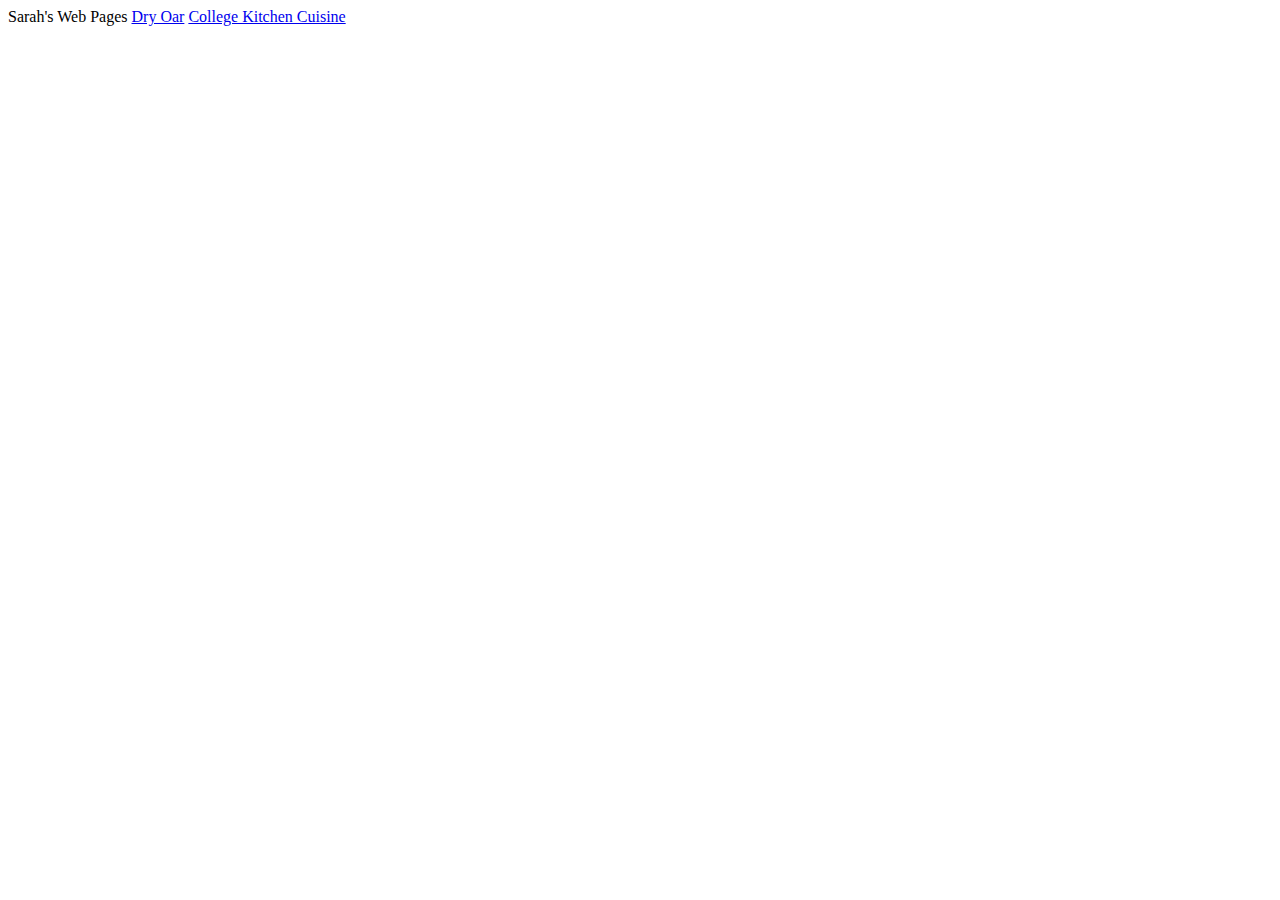
<file: index.html>
<!DOCTYPE html>
<html lang="en">
  <head>
    <meta charset="UTF-8" />
    <meta name="viewport" content="width=device-width, initial-scale=1.0" />
    <title>Sarah's index</title>
  </head>
  <body>
    Sarah's Web Pages
    <a href="./wdd130/wwr/index.html">Dry Oar</a>
    <a href="./wdd130/college-meals/index.html">College Kitchen Cuisine</a>
  </body>
</html>
</file>
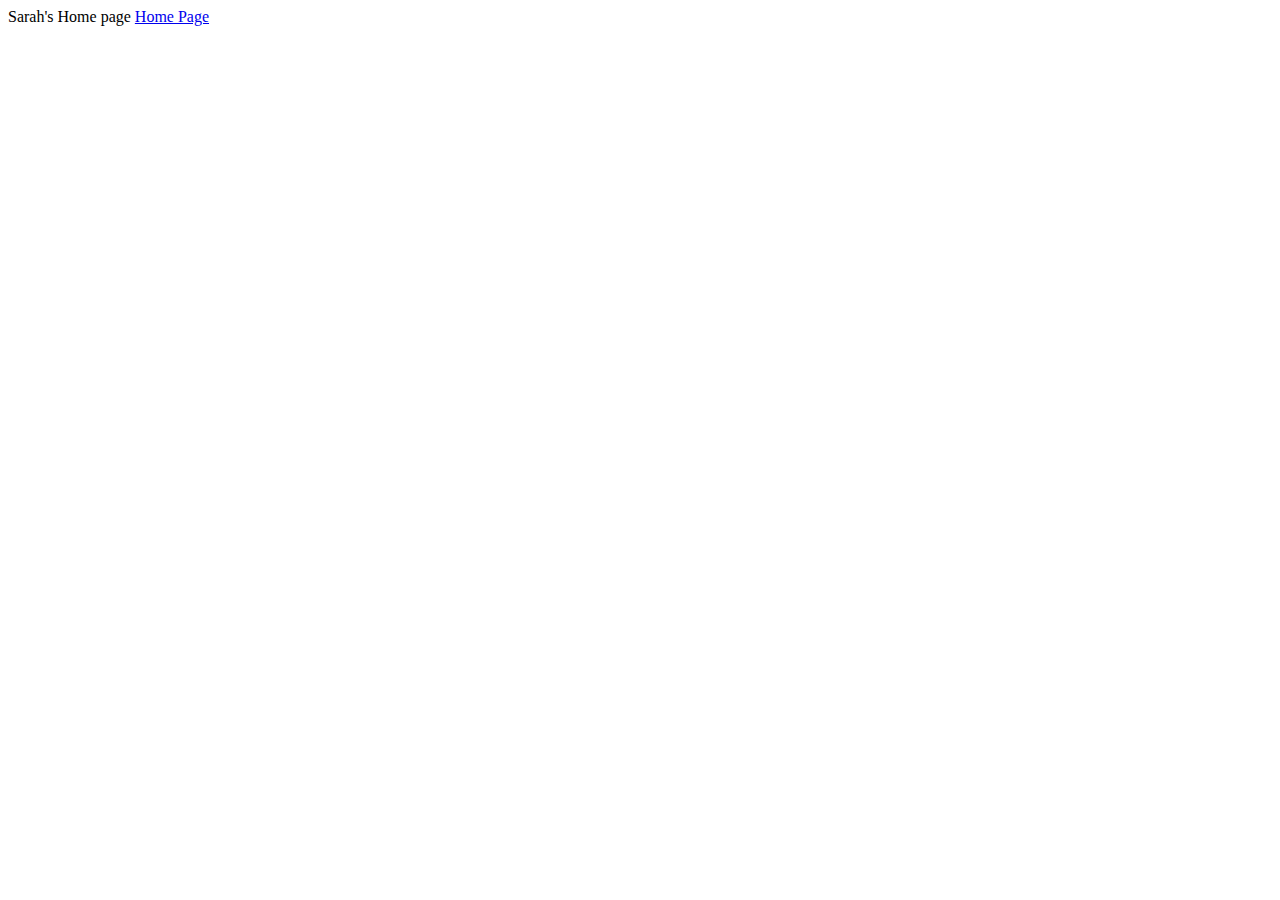
<file: wdd130/index.html>
<!DOCTYPE html>
<html lang="en">
<head>
    <meta charset="UTF-8">
    <meta name="viewport" content="width=device-width, initial-scale=1.0">
    <title>Sarah's index</title>
</head>
<body>
    Sarah's Home page
    <a href="./wwr/index.html">Home Page</a>
</body>
</html>
</file>
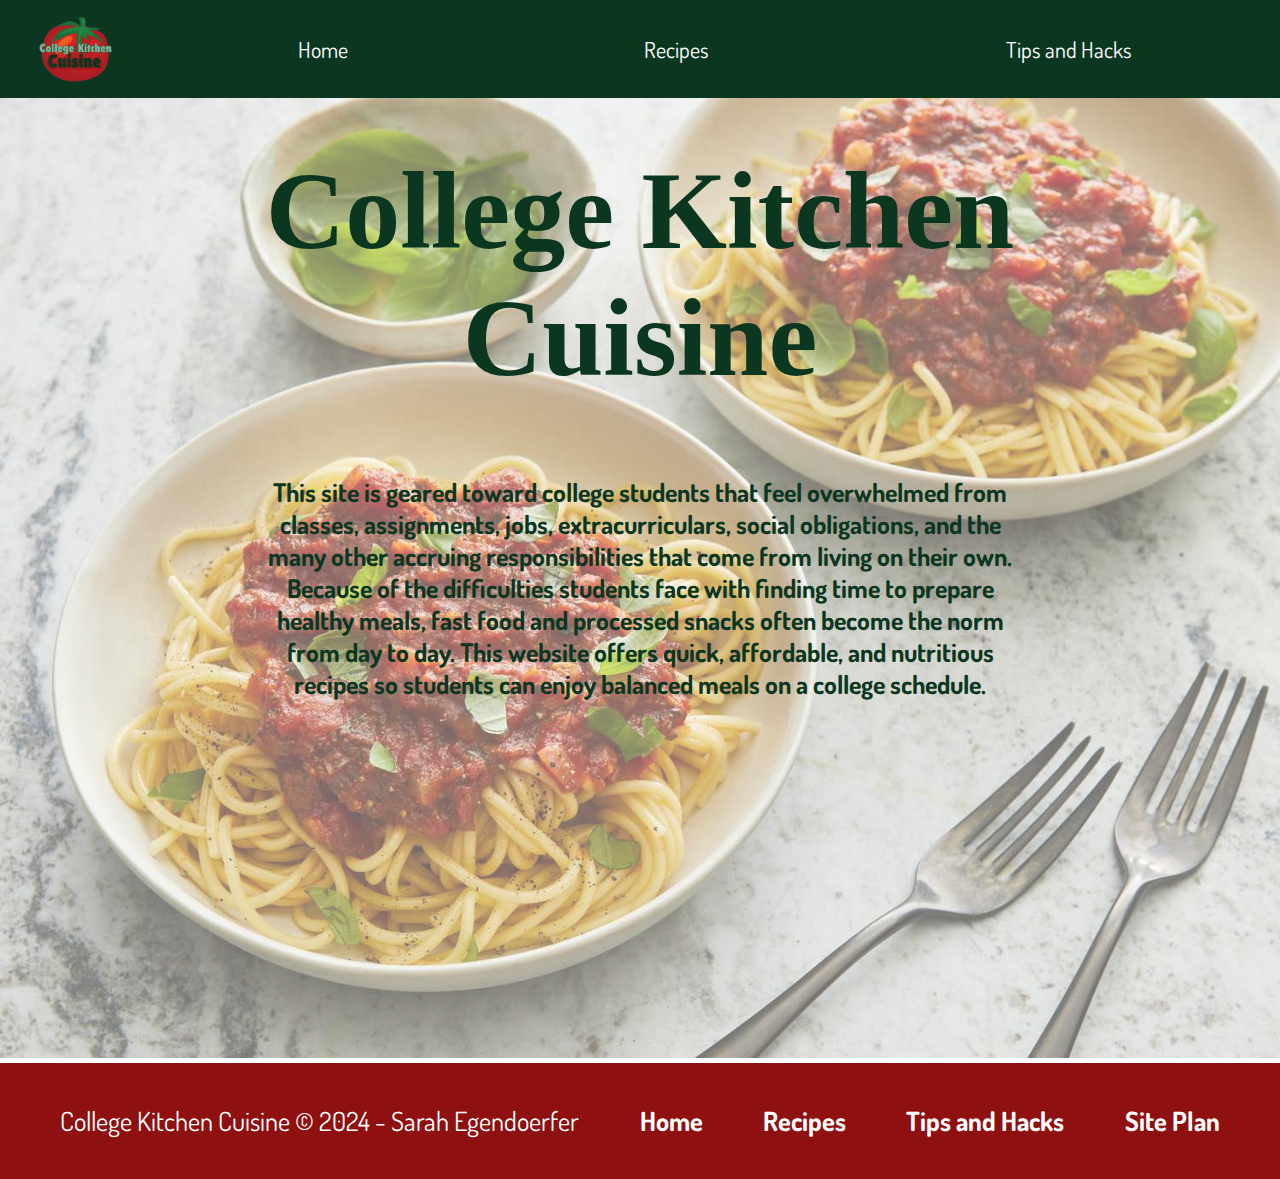
<file: wdd130/college-meals/index.html>
<!DOCTYPE html>
<html lang="en">
  <head>
    <meta charset="UTF-8" />
    <meta name="viewport" content="width=device-width, initial-scale=1.0" />
    <title>College Kitchen Cuisine | Home</title>
    <link rel="stylesheet" href="styles/style.css" />
  </head>
  <body>
    <div class="content">
      <header>
        <a href="index.html" id="logo_link">
          <img
            src="images/logo.png"
            alt="College Kitchen Cuisine Logo"
            class="logo"
          />
        </a>
        <nav>
          <a href="index.html">Home</a>
          <a href="recipes.html">Recipes</a>
          <a href="tips-and-hacks.html">Tips and Hacks</a>
        </nav>
      </header>
      <div id="hero">
        <div id="hero-box">
          <img
            id="hero-img"
            src="images/spaghetti.jpg"
            alt="Beautifully plated spaghetti"
          />
        </div>
        <section id="hero-msg">
          <h1 class="home-title">College Kitchen Cuisine</h1>
          <h3>
            This site is geared toward college students that feel overwhelmed
            from classes, assignments, jobs, extracurriculars, social
            obligations, and the many other accruing responsibilities that come
            from living on their own. Because of the difficulties students face
            with finding time to prepare healthy meals, fast food and processed
            snacks often become the norm from day to day. This website offers
            quick, affordable, and nutritious recipes so students can enjoy
            balanced meals on a college schedule.
          </h3>
        </section>
      </div>
      <footer>
        <p id="copyright">
          College Kitchen Cuisine &copy; 2024 - Sarah Egendoerfer
        </p>
        <p id="links"><a href="index.html">Home</a></p>
        <p id="links"><a href="recipes.html">Recipes</a></p>
        <p id="links"><a href="tips-and-hacks.html">Tips and Hacks</a></p>
        <p id="links"><a href="site-plan.html">Site Plan</a></p>
      </footer>
    </div>
  </body>
</html>
</file>
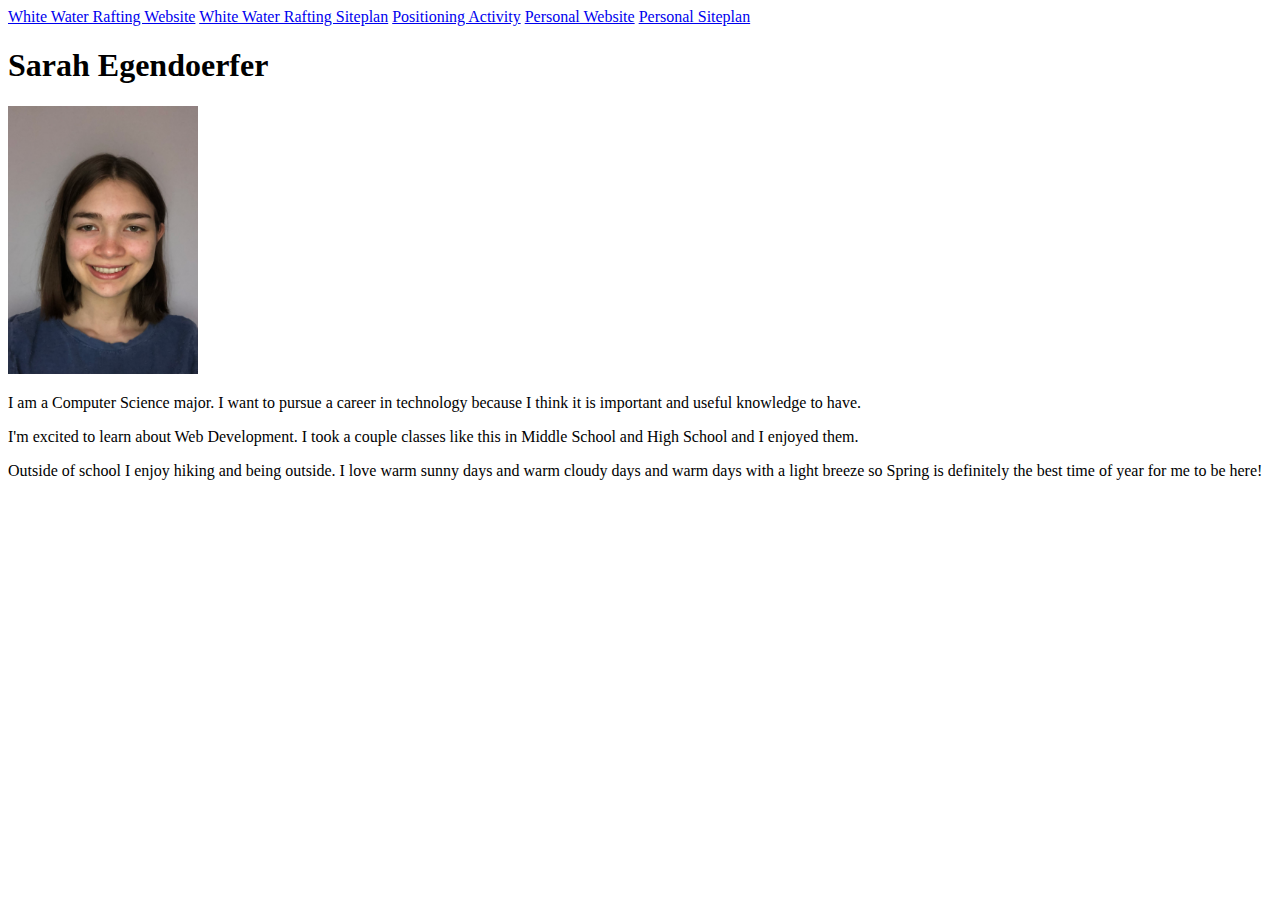
<file: wdd130/portal-web-page/index.html>
<!DOCTYPE html>
<html lang="en">
<head>
    <meta charset="UTF-8">
    <meta name="viewport" content="width=device-width, initial-scale=1.0">
    <title>WDD130 | Home</title>
</head>
<body>
    <nav>
        <a href="wwr/index.html">White Water Rafting Website</a>
        <a href="wwr/site-plan-rafting.html">White Water Rafting Siteplan</a>
        <a href="positioning.html">Positioning Activity</a>
        <a href="#">Personal Website</a>
        <a href="#">Personal Siteplan</a>
    </nav>
    <h1>Sarah Egendoerfer</h1>
    <main>
        <img style="width: 15%;" src="./IMG_0259.jpg" alt="Image of me">
        <p>I am a Computer Science major. I want to pursue a career in technology because I think it is important and useful knowledge to have.</p>
        <p>I'm excited to learn about Web Development. I took a couple classes like this in Middle School and High School and I enjoyed them.</p>
        <p>Outside of school I enjoy hiking and being outside. I love warm sunny days and warm cloudy days and warm days with a light breeze so Spring is definitely the best time of year for me to be here!</p>
    </main>
</body>
</html>
</file>
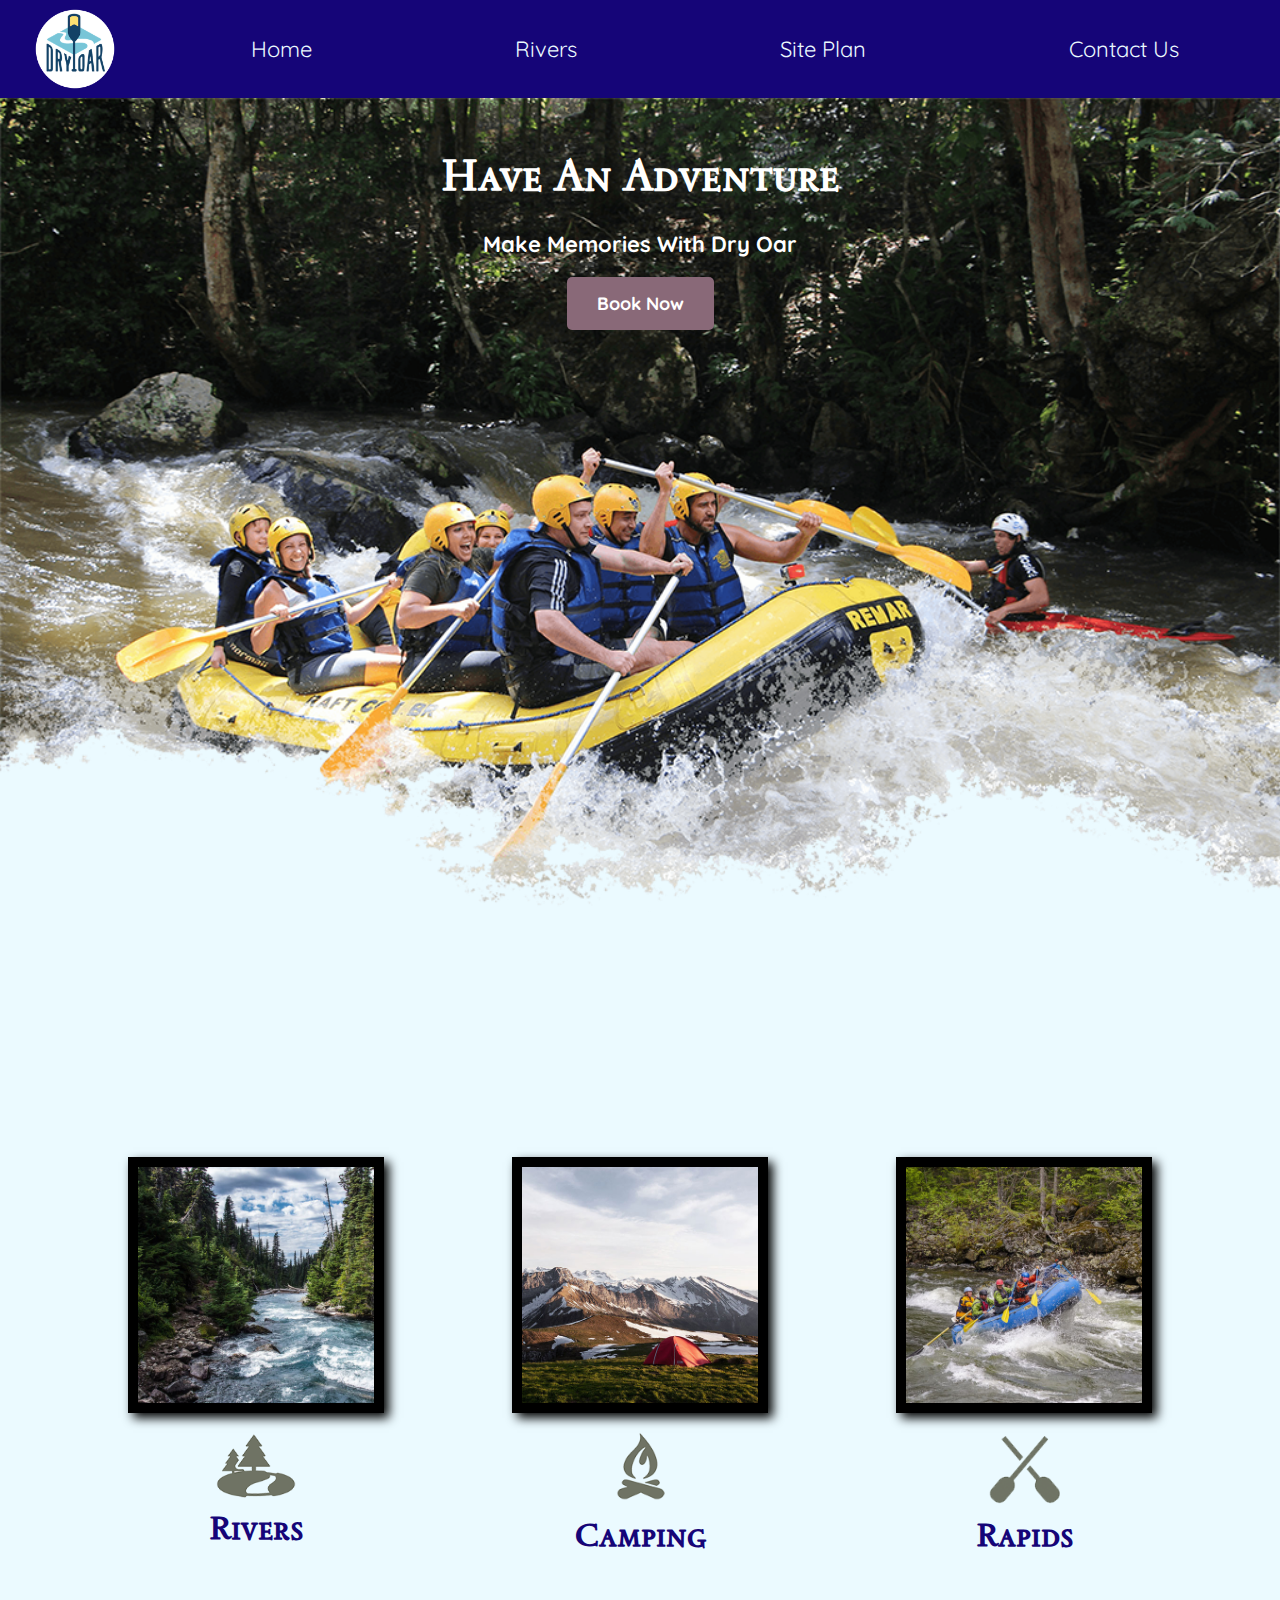
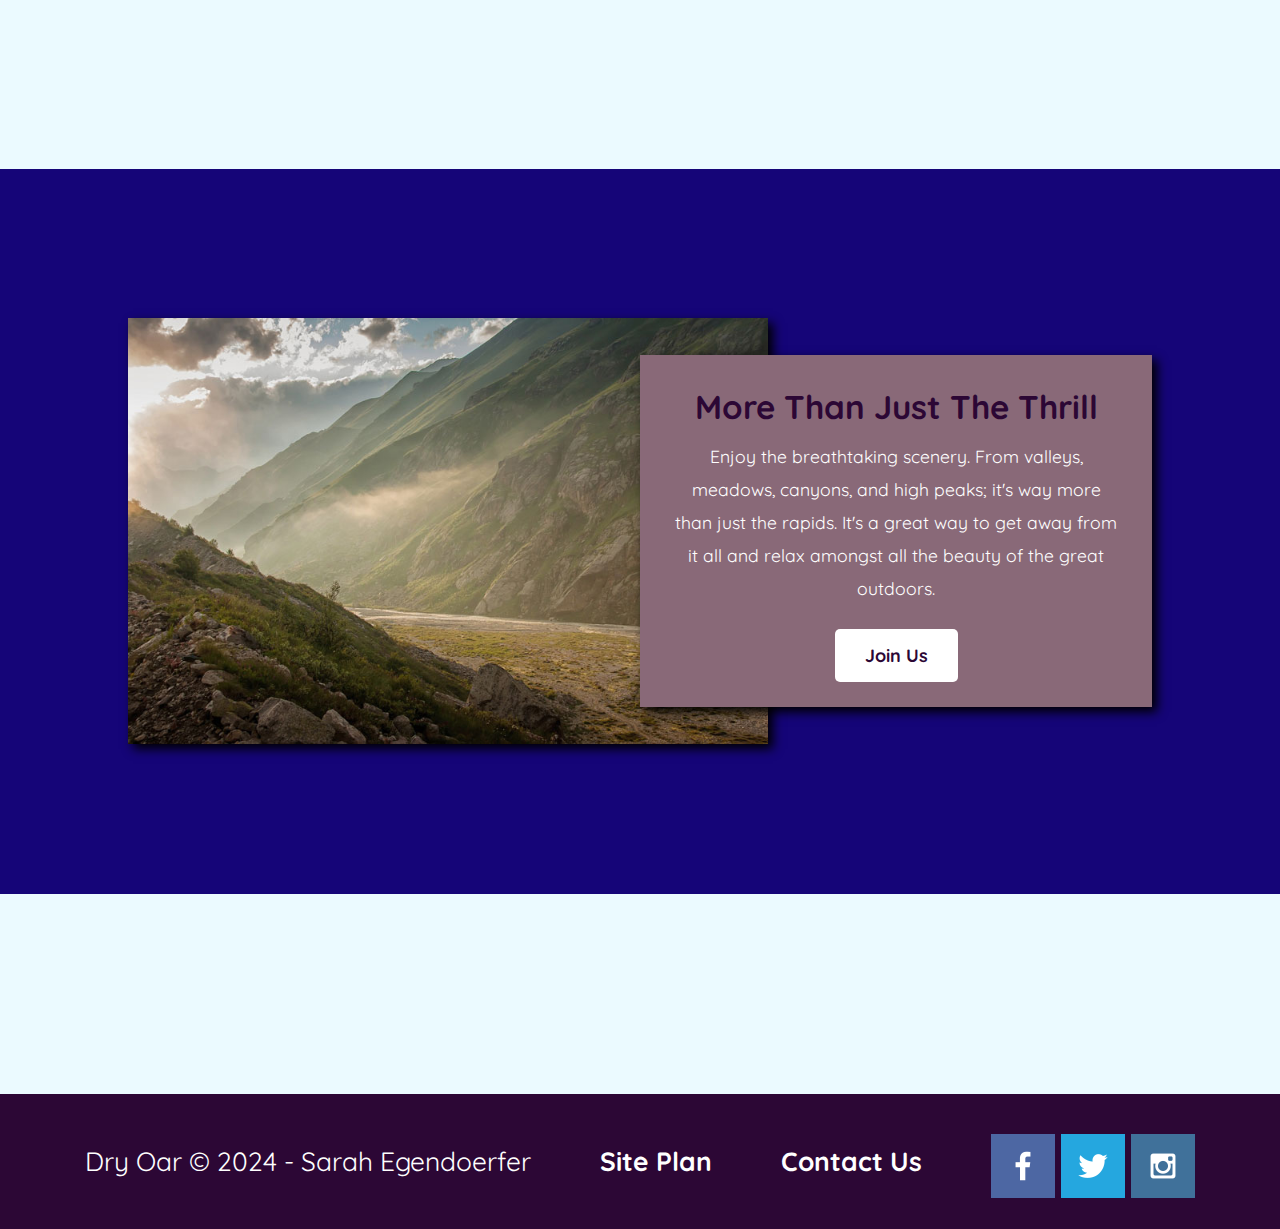
<file: wdd130/wwr/index.html>
<!DOCTYPE html>
<html lang="en">
  <head>
    <meta charset="UTF-8" />
    <meta name="viewport" content="width=device-width, initial-scale=1.0" />
    <title>Whitewater Rafting Vacations | Dry Oar Boating | Home</title>
    <link rel="stylesheet" href="styles/style.css" />
  </head>
  <body>
    <div id="content">
      <header>
        <a href="index.html" id="logo_link">
          <img src="images/logo.png" alt="Dry Oar Logo" class="logo" />
        </a>
        <nav>
          <a href="index.html">Home</a>
          <a href="rivers.html">Rivers</a>
          <a href="site-plan-rafting.html">Site Plan</a>
          <a href="contactus.html">Contact Us</a>
        </nav>
      </header>
      <div id="hero">
        <div id="hero-box">
          <img
            id="hero-img"
            src="images/hero.png"
            alt="People enjoying white water rafting"
          />
        </div>
        <section id="hero-msg">
          <h1 class="home-title">Have An Adventure</h1>
          <h4>Make Memories With Dry Oar</h4>
          <div class="button-box">
            <a class="book" href="rates.html">Book Now</a>
          </div>
        </section>
      </div>
      <main class="home-grid">
        <section class="rivers-card">
          <img class="card-img" src="images/rivers.jpg" alt="river in forest" />
          <img class="icon" src="images/river_icon.png" alt="river icon" />
          <h2>Rivers</h2>
        </section>
        <section class="camping-card">
          <!-- Sometimes the image element will be on a different line for each attribute, why? -->
          <img
            class="card-img"
            src="images/camping.jpg"
            alt="tent in mountains"
          />
          <img class="icon" src="images/fire_icon.png" alt="fire icon" />
          <h2>Camping</h2>
        </section>
        <section class="rapids-card">
          <img class="card-img" src="images/rapids.jpg" alt="rafting boat" />
          <img class="icon" src="images/oars.png" alt="oars icon" />
          <!-- The example does not have a forward slash at the end of the img comment -->
          <h2>Rapids</h2>
        </section>
        <div id="background"></div>
        <img
          class="mountains"
          src="images/mountains.jpg"
          alt="Misty mountains"
        />
        <section class="msg">
          <h2>More Than Just The Thrill</h2>
          <p>
            Enjoy the breathtaking scenery. From valleys, meadows, canyons, and
            high peaks; it's way more than just the rapids. It's a great way to
            get away from it all and relax amongst all the beauty of the great
            outdoors.
          </p>
          <!-- Sometimes the example will use "" and sometimes '' for the attributes -->
          <a class="join" href="rivers.html">Join Us</a>
        </section>
      </main>
      <footer>
        <p>Dry Oar &copy; 2024 - Sarah Egendoerfer</p>
        <p><a href="site-plan-rafting.html">Site Plan</a></p>
        <p><a href="contactus.html">Contact Us</a></p>
        <div class="social">
          <a href="https://facebook.com" target="_blank">
            <img src="images/facebook.png" alt="fb icon" />
          </a>
          <a href="https://twitter.com" target="_blank">
            <img src="images/twitter.png" alt="twitter icon" />
          </a>
          <a href="https://instagram.com" target="_blank">
            <img src="images/instagram.png" alt="instagram icon" />
          </a>
        </div>
      </footer>
    </div>
  </body>
</html>
</file>
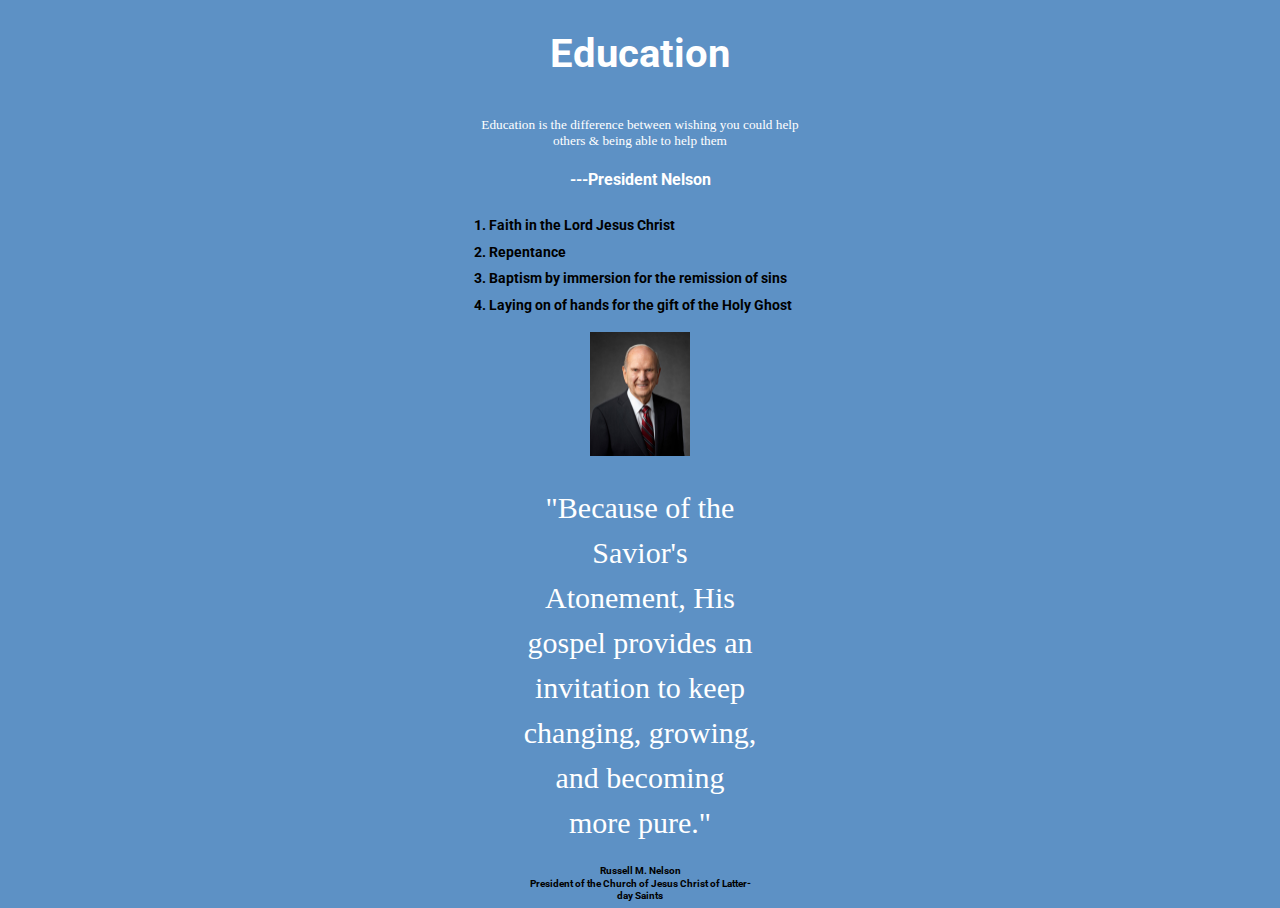
<file: wdd130/ice-challenge/w04/index.html>
<!DOCTYPE html>
<html lang="en">
  <head>
    <meta charset="UTF-8" />
    <meta name="viewport" content="width=device-width, initial-scale=1.0" />
    <title>Education</title>
    <link rel="stylesheet" href="ice.css" />
    <style>
      @import url("https://fonts.googleapis.com/css2?family=Roboto:ital,wght@0,100;0,300;0,400;0,500;0,700;0,900;1,100;1,300;1,400;1,500;1,700;1,900&display=swap");
    </style>
  </head>
  <body>
    <section class="roboto-bold">
      <h1>Education</h1>
    </section>
    <section>
      <h5>
        Education is the difference between wishing you could help others &
        being able to help them
      </h5>
    </section>
    <section class="roboto-bold">
      <h4>---President Nelson</h4>
    </section>
    <div class="roboto-bold" id="principles">
      <p>1. Faith in the Lord Jesus Christ</p>
      <p>2. Repentance</p>
      <p>3. Baptism by immersion for the remission of sins</p>
      <p>4. Laying on of hands for the gift of the Holy Ghost</p>
    </div>
    <div class="container">
      <img src="images/russell_nelson.jpeg" alt="President Russell M. Nelson" />
    </div>
    <section>
      <h2>
        "Because of the Savior's Atonement, His gospel provides an invitation to
        keep changing, growing, and becoming more pure."
      </h2>
    </section>
    <footer class="roboto-bold">
      <p>Russell M. Nelson</p>
      <p>President of the Church of Jesus Christ of Latter-</p>
      <p>day Saints</p>
    </footer>
  </body>
</html>
</file>
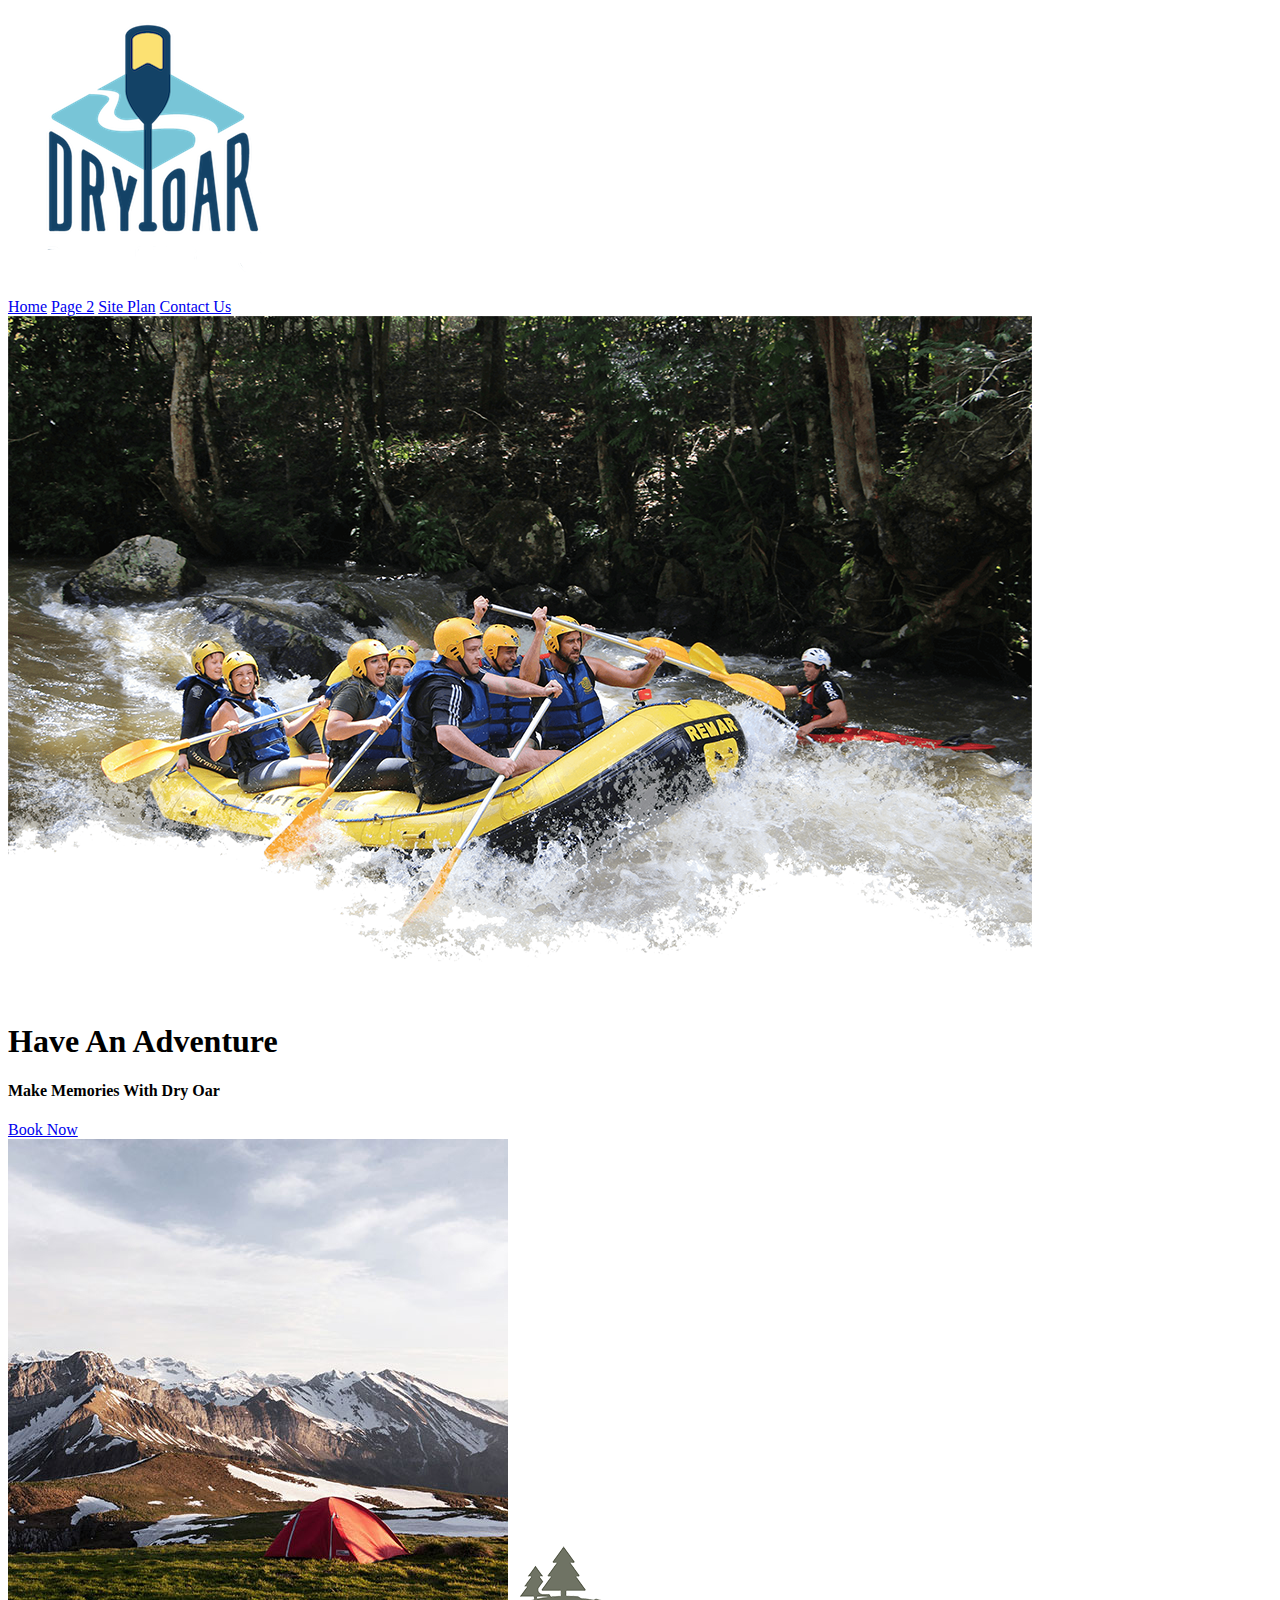
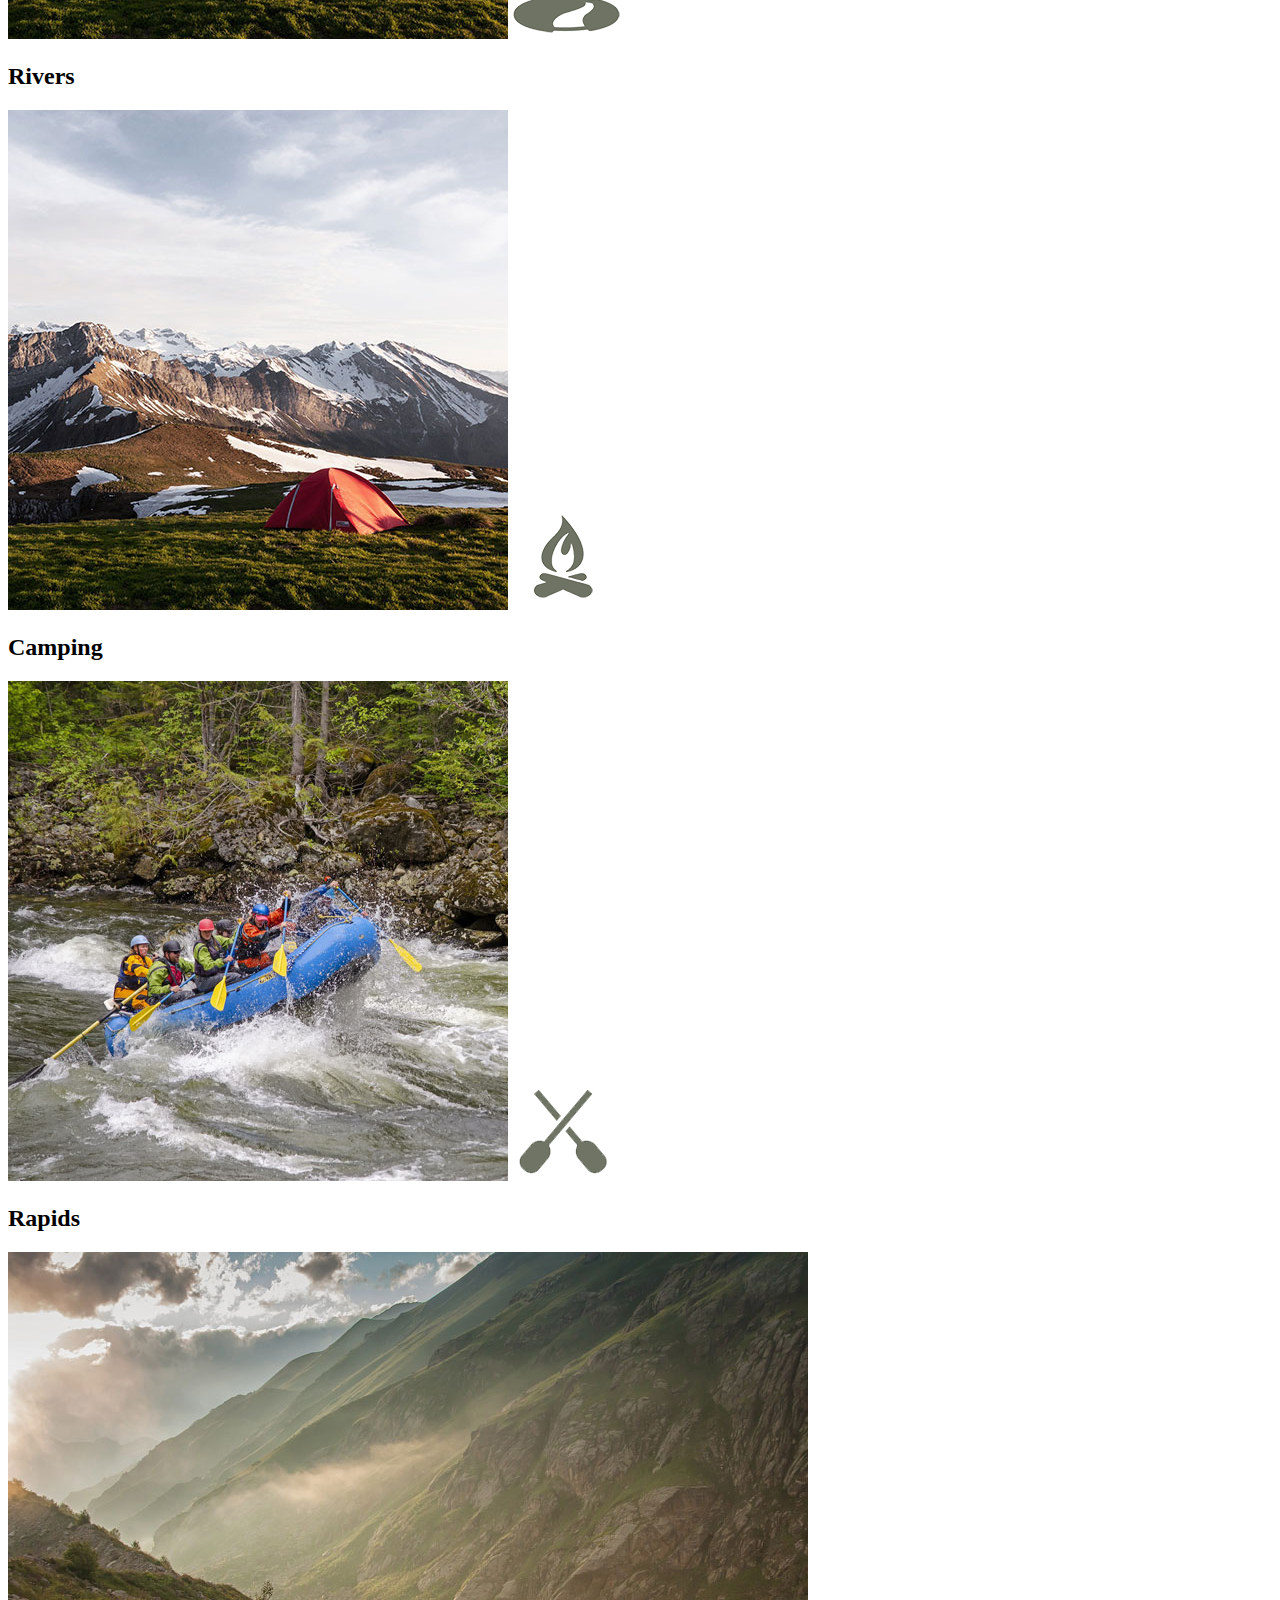
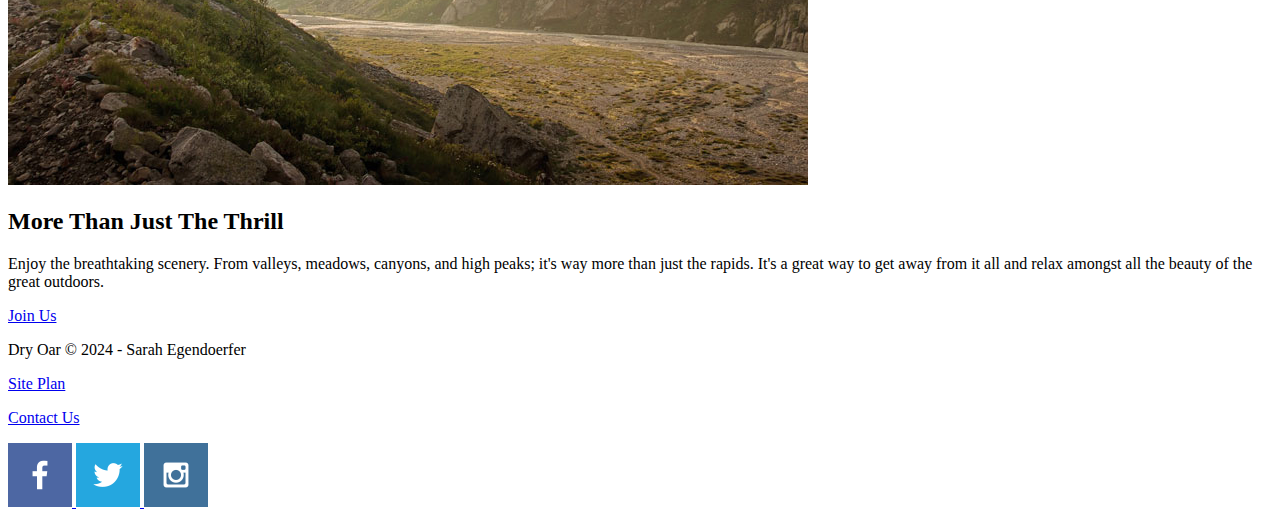
<file: wdd130/wwr/styles/index.html>
<!DOCTYPE html>
<html lang="en">
  <head>
    <meta charset="UTF-8">
    <meta name="viewport" content="width=device-width, initial-scale=1.0">
    <title>Whitewater Rafting Vacations | Dry Oar Boating | Home</title>
  </head>
  <body>
    <header>
      <a href="index.html" id="logo_link">
        <img src="images/logo.png" alt="Dry Oar Logo" class="logo">
      </a>
      <nav>
        <a href="index.html">Home</a>
        <a href="#">Page 2</a>
        <a href="site-plan-rafting.html">Site Plan</a>
        <a href="contactus.html">Contact Us</a>
      </nav>
    </header>
    <div id="hero">
      <div id="hero-box">
        <img id="hero-img" src="images/hero.png" alt="People enjoying white water rafting">
      </div>
      <section id="hero-msg">
        <h1 class="home-title">Have An Adventure</h1>
        <h4>Make Memories With Dry Oar</h4>
        <div class="button-box">
          <a class="book" href="contactus.html">Book Now</a>
        </div>
      </section>
    </div>
    <main class="home-grid">
      <section class="rivers-card">
        <img class="card-img" src="images/camping.jpg" alt="river in forest">
        <img class="icon" src="images/river_icon.png" alt="river icon">
        <h2>Rivers</h2>
      </section>
      <section class="camping-card">
        <!-- Sometimes the image element will be on a different line for each attribute, why? -->
        <img
          class="card-img"
          src="images/camping.jpg"
          alt="tent in mountains"
        />
        <img class="icon" src="images/fire_icon.png" alt="fire icon">
        <h2>Camping</h2>
      </section>
      <section class="rapids-card">
        <img class="card-img" src="images/rapids.jpg" alt="rafting boat">
        <img class="icon" src="images/oars.png" alt="oars icon">
        <!-- The example does not have a forward slash at the end of the img comment -->
        <h2>Rapids</h2>
      </section>
      <img class="mountains" src="images/mountains.jpg" alt="Misty mountains">
      <section class="msg">
        <h2>More Than Just The Thrill</h2>
        <p>
          Enjoy the breathtaking scenery. From valleys, meadows, canyons, and
          high peaks; it's way more than just the rapids. It's a great way to
          get away from it all and relax amongst all the beauty of the great
          outdoors.
        </p>
        <!-- Sometimes the example will use "" and sometimes '' for the attributes -->
        <a class="join" href="rivers.html">Join Us</a>
      </section>
    </main>
    <footer>
      <p>Dry Oar &copy; 2024 - Sarah Egendoerfer</p>
      <p><a href="site-plan-rafting.html">Site Plan</a></p>
      <p><a href="contactus.html">Contact Us</a></p>
      <div class="social">
        <a href="https://facebook.com">
          <img src="images/facebook.png" alt="fb icon">
        </a>
        <a href="https://twitter.com">
          <img src="images/twitter.png" alt="twitter icon">
        </a>
        <a href="https://instagram.com">
          <img src="images/instagram.png" alt="instagram icon">
        </a>
      </div>
    </footer>
  </body>
</html>
</file>
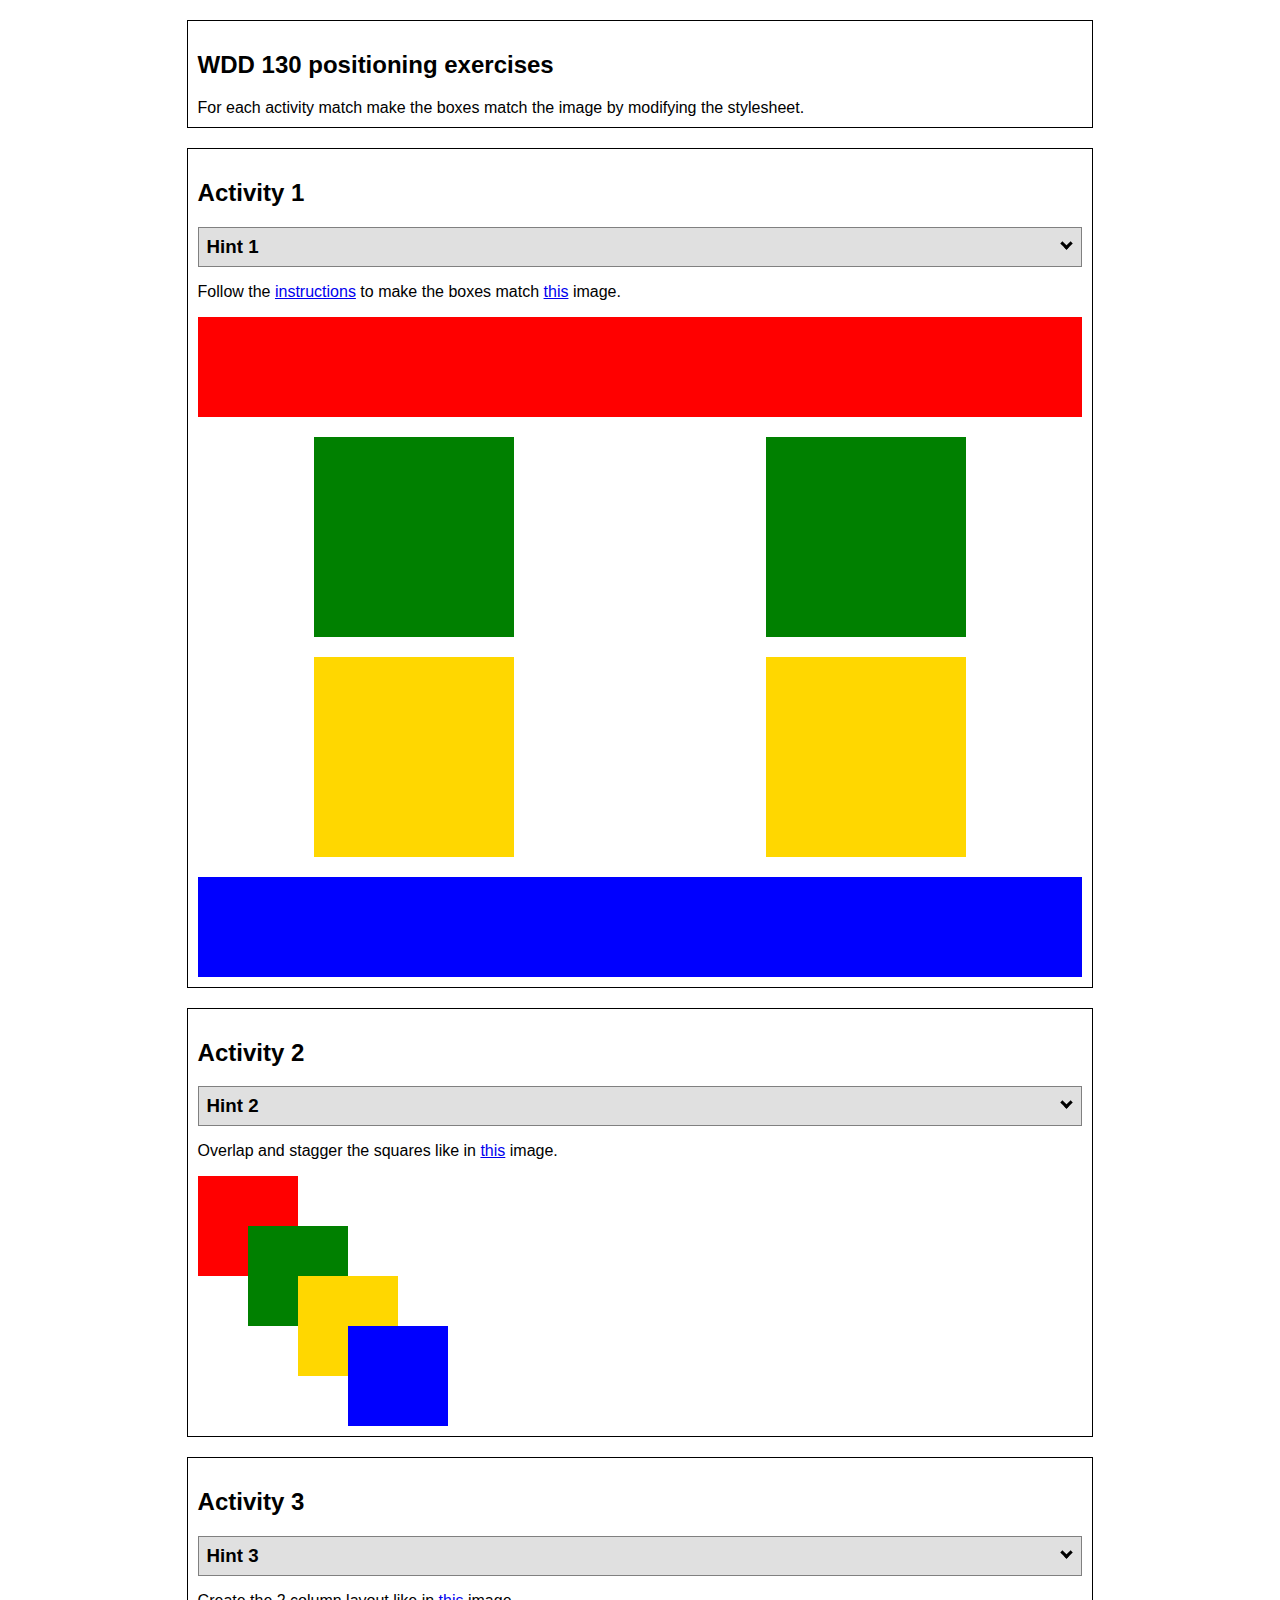
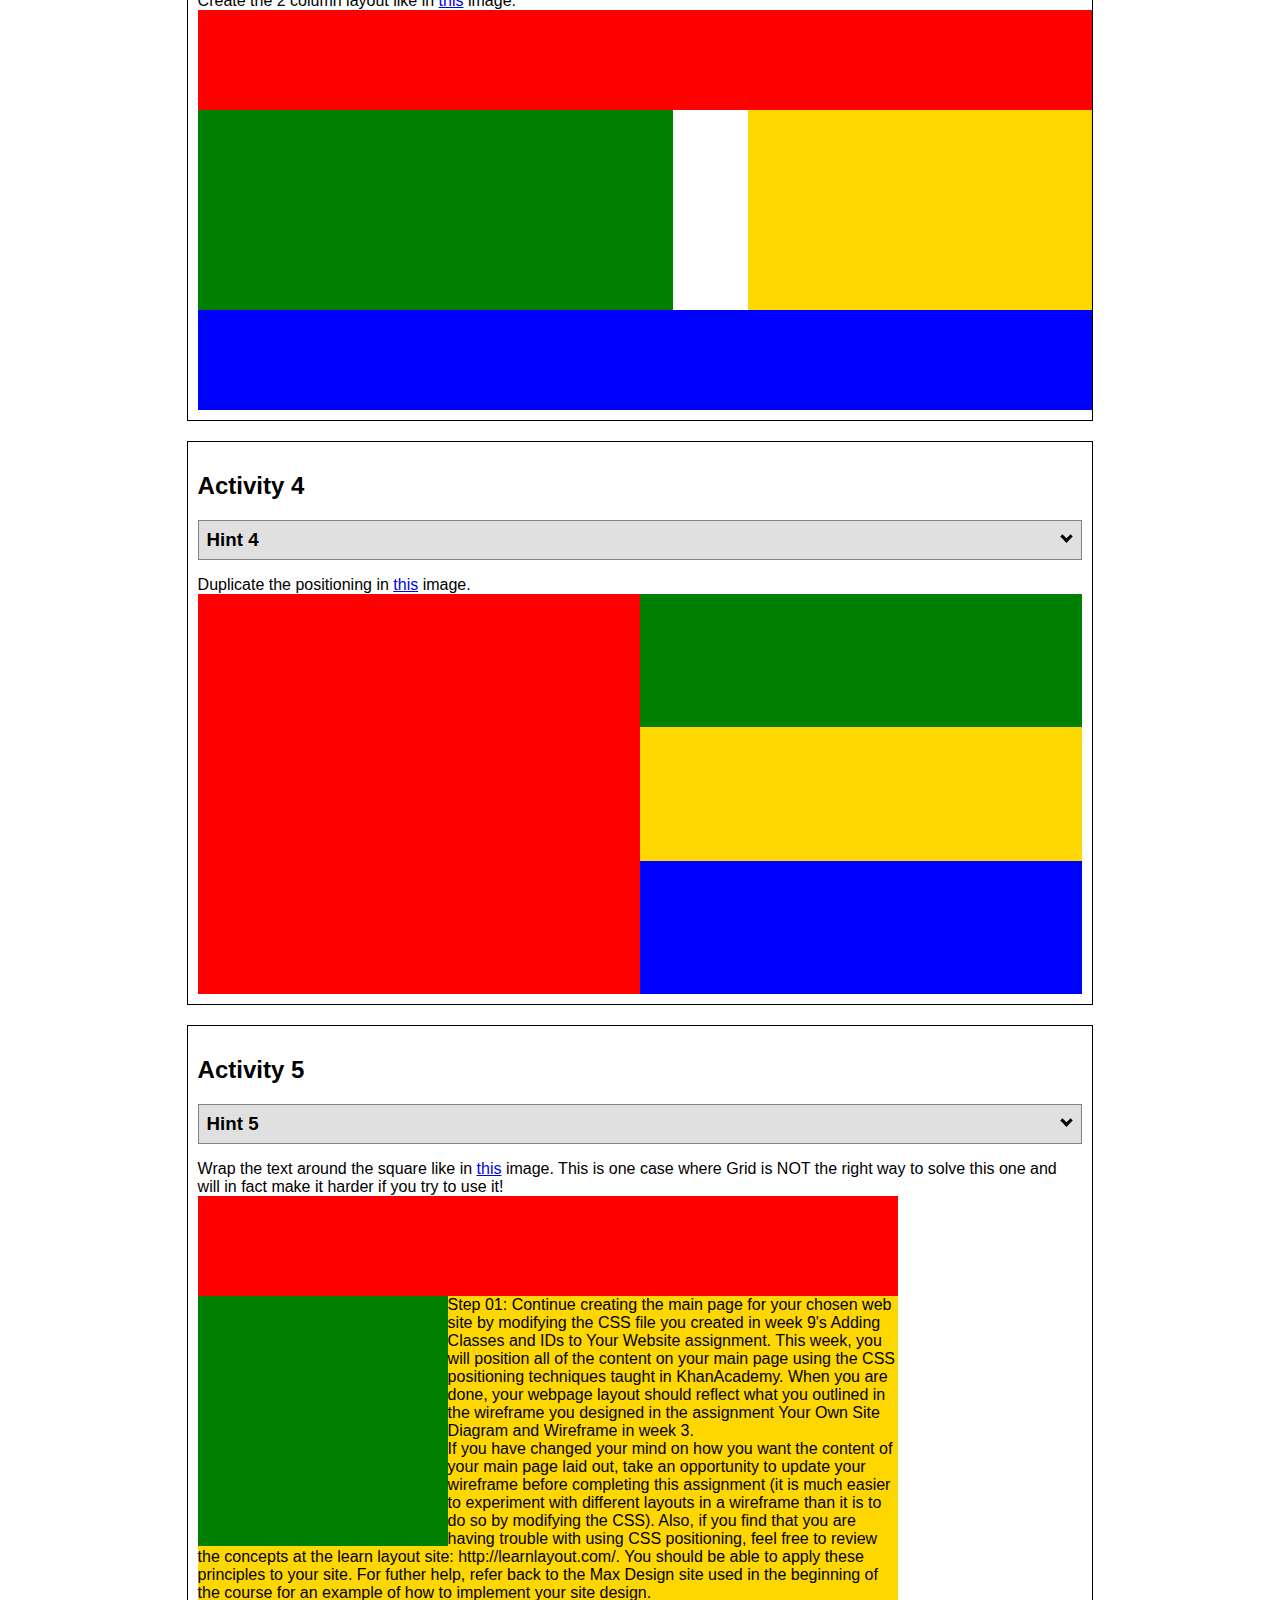
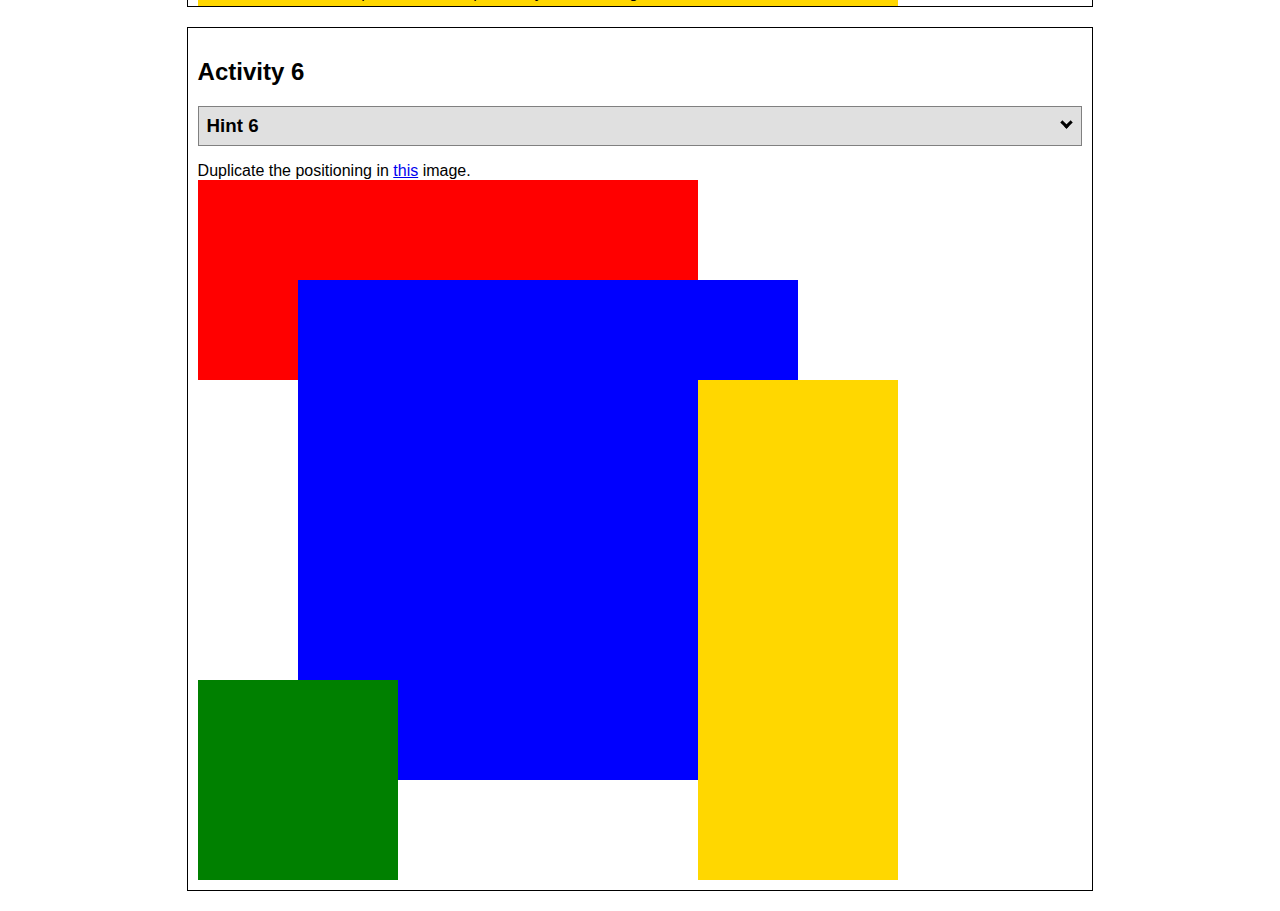
<file: positioning.html>
<!DOCTYPE html>
<html lang="en">
  <head>
    <!-- HTML - Name: positioning.html -->
    <title>Positioning Activity</title>
    <link rel="stylesheet" type="text/css" href="positionstyles.css" />
  </head>
  <body>
    <div class="activity">
      <h2>WDD 130 positioning exercises</h2>
      For each activity match make the boxes match the image by modifying the stylesheet.</div>
    <div class="activity">
      <h2>Activity 1</h2>
      <section class="hint"><input type="checkbox" ><i></i> <h3>Hint 1</h3><div><p>Check out the <a href="https://byui-wdd.github.io/wdd130/activities/w06-css-positioning.html" target="_blank">activity instructions</a> in Ilearn!</p></div></section>
      <p>Follow the <a href="https://byui-wdd.github.io/wdd130/activities/w06-css-positioning.html" target="_blank">instructions</a> to make the boxes match  <a href="https://byui-wdd.github.io/wdd130/images/example1.png" target="_blank">this</a> image.</p>
      <div class="content1" >
        <div class="red1" ></div>
        <div class="green1" ></div>
        <div class="green1" ></div>
        <div class="yellow1"></div>
        <div class="yellow1"></div>
        <div class="blue1"></div>
      </div>
    </div>
    <div class="activity">
      <h2>Activity 2</h2>
      <section class="hint"><input type="checkbox" > <h3>Hint 2</h3><i></i><div>
      <ul>
      <li>grid-template-columns: 50px 50px 50px 50px 50px </li></ul></div></section>
      <p>Overlap and stagger the squares like in <a href="https://byui-wdd.github.io/wdd130/images/example2.png" target="_blank">this</a> image.</p>
      <div class="content2" >
        <div class="red2" ></div>
        <div class="green2" ></div>
        <div class="yellow2"></div>
        <div class="blue2"></div>
      </div>
    </div>
    <div class="activity">
      <h2>Activity 3</h2>
      <section class="hint"><input type="checkbox" > <h3>Hint 3</h3><i></i><div><p>This one is going to be best solved with CSS Grid. Remember to make the boxes the right width first...then start moving them around. </p><h4>Properties used:</h4><ul><li>display:grid;</li><li>grid-template-columns:</li><li>grid-column-gap:</li>
        <li>grid-column:</li>  </ul></div></section>
      Create the 2 column layout like in <a href="https://byui-wdd.github.io/wdd130/images/example3.png" target="_blank">this</a>  image.
      <div class="content3" >
        <div class="red3" ></div>
        <div class="green3" ></div>
        <div class="yellow3"></div>
        <div class="blue3"></div>
      </div>
    </div>
    <div class="activity">
      <h2>Activity 4</h2>
      <section class="hint"><input type="checkbox" > <h3>Hint 4</h3><i></i><div><p>For the others we have been primarily concerned with width. For this one you will need to adjust height as well. </p><h4>Properties used:</h4><ul><li>display:grid;</li><li>grid-template-columns:</li><li>grid-row:</li></ul></div></section>
      Duplicate the positioning in <a href="https://byui-wdd.github.io/wdd130/images/example4.png" target="_blank">this</a> image. 
      <div class="content4" >
        <div class="red4" ></div>
        <div class="green4" ></div>
        <div class="yellow4"></div>
        <div class="blue4"></div>
      </div>
    </div>

    <div class="activity">
      <h2>Activity 5</h2>
      <section class="hint"><input type="checkbox" > <h3>Hint 5</h3><i></i><div><p>Grid is <strong>not</strong> the right way to do this.  In fact there is only one way to really do that...and that is with float. Remember that we float the thing we want the text to wrap around.  Also remember to start by making all the shapes the right size and shape.</p><h4>Properties used:</h4><ul><li>float: left;</li></ul></div></section>
      Wrap the text around the square like in <a href="https://byui-wdd.github.io/wdd130/images/example5.png" target="_blank">this</a> image. This is one case where Grid is NOT the right way to solve this one and will in fact make it harder if you try to use it!
      <div class="content5" >
        <div class="red5" ></div>
        <div class="green5" ></div>
        <div class="yellow5">Step 01: Continue creating the main page for your chosen web site by modifying the CSS file you created in week 9's Adding Classes and IDs to Your Website assignment. This week, you will position all of the content on your main page using the CSS positioning techniques taught in KhanAcademy. When you are done, your webpage layout should reflect what you outlined in the wireframe you designed in the assignment Your Own Site Diagram and Wireframe in week 3. <br />
          If you have changed your mind on how you want the content of your main page laid out, take an opportunity to update your wireframe before completing this assignment (it is much easier to experiment with different layouts in a wireframe than it is to do so by modifying the CSS). Also, if you find that you are having trouble with using CSS positioning, feel free to review the concepts at the learn layout site: http://learnlayout.com/. You should be able to apply these principles to your site. For futher help, refer back to the Max Design site used in the beginning of the course for an example of how to implement your site design.</div>
        <div class="blue5"></div>
      </div>
    </div>
    <div class="activity">
      <h2>Activity 6</h2>
      <section class="hint"><input type="checkbox" > <h3>Hint 6</h3><i></i><div><p>This one is all about visualizing the grid behind the layout. If you are having a hard time doing that first: all the sizes are even multiples of 100, and second here is another example with the lines drawn: <a href="https://byui-wdd.github.io/wdd130/images/example6-hint.png" target="_blank">example 6 with lines</a>. For this one you will find it easiest if you use px for the column width. You can also use <kbd>z-index</kbd> to control the element layering.    </p><h4>Properties used:</h4><ul><li>display:grid;</li><li>grid-template-columns:</li><li>grid-column:</li><li>grid-row:</li><li><a href="https://www.w3schools.com/cssref/pr_pos_z-index.asp" target="_blank">z-index:</a></li></ul></div></section>
      Duplicate the positioning in <a href="https://byui-wdd.github.io/wdd130/images/example6.png" target="_blank">this</a> image.
      <div class="content6" >
        <div class="red6" ></div>
        <div class="green6" ></div>
        <div class="yellow6"></div>
        <div class="blue6"></div>
      </div>
    </div>
  </body>
</html>
</file>
<file: wdd130/college-meals/styles/style.css>
@import url("https://fonts.googleapis.com/css?family=IM+Fell+French+Canon+SC|Lato");
@import url("https://fonts.googleapis.com/css2?family=Patua+One&display=swap");
@import url("https://fonts.googleapis.com/css2?family=Dosis:wght@200..800&display=swap");

.content {
  max-width: 1600px;
  margin: 0 auto;
}
#hero-msg h1 {
  text-align: center;
  color: #0b3721;
  font-family: "IM Fell French Canon SC";
  font-size: 500%;
}
#hero-msg {
  grid-column: 2/3;
  grid-row: 1/2;
}
#hero {
  display: grid;
  grid-template-columns: 1fr 3fr 1fr;
}
#hero-box {
  grid-column: 1/4;
  grid-row: 1/3;
  z-index: -1;
}
main section {
  text-align: center;
  font-family: "Dosis", "Lato", sans-serif;
}
.home-grid {
  display: grid;
}
body {
  background-color: white;
  font-family: "Dosis", "Patua", sans-serif;
  font-size: 22px;
  margin: 0;
  padding: 0;
}
header {
  display: grid;
  grid-template-columns: 150px auto;
  background-color: #0b3721;
}
nav {
  display: flex;
  justify-content: space-around;
}
nav a {
  color: white;
  text-decoration: none;
  text-align: center;
  padding: 35px;
  display: block;
}
nav a:hover {
  background-color: #80b89e;
  color: #0b3721;
  text-decoration: none;
}
.home-title {
  font-family: "Dosis", "Patua", sans-serif;
  font-size: 2em;
  margin-top: 50px;
  grid-column: 2/3;
  grid-row: 1/2;
  text-align: center;
}
h3 {
  color: #0b3721;
  text-align: center;
}
main section img {
  box-sizing: border-box;
}
footer {
  background-color: #8f1010;
  color: white;
  padding: 15px 30px;
  display: flex;
  justify-content: space-around;
}
footer p {
  font-size: 1.2em;
}
#copyright {
  text-align: left;
}
#links {
  text-align: right;
}
footer a {
  color: white;
  text-decoration: none;
  font-weight: bold;
}
footer a:hover {
  text-decoration: underline;
}
.logo {
  width: 80px;
}
#logo_link {
  padding-top: 5px;
  justify-self: center;
  align-self: center;
}
.icon {
  width: 80px;
  padding-top: 10px;
}
#hero-img {
  width: 100%;
  opacity: 60%;
}
@media screen and (max-width: 900px) {
  #hero,
  .home-grid {
    display: block;
    height: auto;
  }
  nav,
  footer {
    flex-direction: column;
  }
  #background {
    display: none;
  }
}
</file>
<file: wdd130/wwr/styles/style.css>
@import url("https://fonts.googleapis.com/css2?family=Sedan+SC&display=swap");
@import url("https://fonts.googleapis.com/css2?family=Taviraj:ital,wght@0,100;0,200;0,300;0,400;0,500;0,600;0,700;0,800;0,900;1,100;1,200;1,300;1,400;1,500;1,600;1,700;1,800;1,900&display=swap");
@import url("https://fonts.googleapis.com/css2?family=Quicksand:wght@300..700&display=swap");
@import url("https://fonts.googleapis.com/css2?family=Barlow:ital,wght@0,100;0,200;0,300;0,400;0,500;0,600;0,700;0,800;0,900;1,100;1,200;1,300;1,400;1,500;1,600;1,700;1,800;1,900&display=swap");

#content {
  max-width: 1600px;
  margin: 0 auto;
}
#hero-msg h1 {
  text-align: center;
  color: white;
}
#hero-msg h4 {
  text-align: center;
  color: white;
}
#hero-msg {
  grid-column: 2/3;
  grid-row: 1/2;
}
#hero {
  display: grid;
  grid-template-columns: 1fr 3fr 1fr;
  margin-top: 0;
}
#hero-box {
  grid-column: 1/4;
  grid-row: 1/3;
  z-index: -1;
}
.card-img,
.mountains {
  width: 100%;
}
.button-box {
  text-align: center;
}
main section {
  text-align: center;
  font-family: "Quicksand", "Barlow", sans-serif;
}
.home-grid {
  display: grid;
  grid-template-columns: repeat(10, 1fr);
}
#background {
  height: 725px;
  background-color: #150578;
  grid-column: 1/11;
  grid-row: 4/9;
}
body {
  background-color: #ebfaff;
  font-family: "Quicksand", "Barlow", sans-serif;
  font-size: 22px;
  margin: 0;
  padding: 0;
}
h2 {
  margin: 0;
}
header {
  display: grid;
  grid-template-columns: 150px auto;
  background-color: #150578;
}
nav {
  display: flex;
  justify-content: space-around;
}
nav a {
  color: #ebfaff;
  text-decoration: none;
  text-align: center;
  padding: 35px;
  display: block;
}
nav a:hover {
  background-color: #ebfaff;
  color: #150578;
  text-decoration: none;
}
.home-title {
  font-family: "Sedan SC", "Taviraj", sans-serif;
  font-size: 2em;
  margin-top: 50px;
  grid-column: 2/3;
  grid-row: 1/2;
  text-align: center;
}
.rivers-card,
.camping-card,
.rapids-card {
  color: #150578;
  font-family: "Sedan SC", "Taviraj", sans-serif;
  margin: 200px 0;
}
.rivers-card {
  grid-column: 2/4;
  grid-row: 2/3;
}
.camping-card {
  grid-column: 5/7;
  grid-row: 2/3;
}
.rapids-card {
  grid-column: 8/10;
  grid-row: 2/3;
}
.rivers-card p,
.camping-card p,
.rapids-card p {
  font-family: "Quicksand";
}
.rivers-card h2,
.camping-card h2,
.rapids-card h2 {
  padding-bottom: 15px;
}
.mountains {
  grid-column: 2/7;
  grid-row: 5/8;
  box-shadow: 5px 5px 10px black;
}
.card-img {
  border: 10px solid black;
  transition: transform 0.5s;
  box-shadow: 5px 5px 10px black;
}
.card-img:hover {
  opacity: 0.6;
  transform: scale(1.1);
}
main section img {
  box-sizing: border-box;
}
h4 {
  color: #896978;
}
.book {
  background-color: #896978;
  color: white;
  text-decoration: none;
  font-size: 18px;
  padding: 15px 30px;
  margin-top: 50px;
  font-weight: bold;
  border-radius: 5px;
}
.join {
  background-color: white;
  color: #2c0735;
  text-decoration: none;
  font-weight: bold;
  font-size: 18px;
  padding: 15px 30px;
  margin-top: 50px;
  border-radius: 5px;
}
.book:hover {
  background-color: #150578;
  color: white;
}
.join:hover {
  background-color: #2c0735;
  color: white;
}
.msg {
  background-color: #896978;
  line-height: 1.5em;
  padding: 35px;
  grid-column: 6/10;
  grid-row: 6/7;
  box-shadow: 5px 5px 10px black;
}
.msg h2 {
  color: #2c0735;
}
.msg p {
  color: white;
  font-size: 0.8em;
  padding-bottom: 15px;
}
footer {
  background-color: #2c0735;
  color: white;
  padding: 25px 50px;
  margin-top: 200px;
  display: flex;
  justify-content: space-around;
  align-items: center;
}
footer p {
  font-size: 1.2em;
}
footer a {
  color: white;
  text-decoration: none;
  font-weight: bold;
}
footer a:hover {
  color: #896978;
  text-decoration: none;
}
footer .social img {
  padding-top: 15px;
}
.logo {
  width: 80px;
}
#logo_link {
  padding-top: 5px;
  justify-self: center;
  align-self: center;
}
.icon {
  width: 80px;
  padding-top: 10px;
}
#hero-img {
  width: 100%;
}
#river-img {
  width: 100%;
}
@media screen and (max-width: 900px) {
  #hero,
  .home-grid {
    display: block;
    height: auto;
  }
  nav,
  footer {
    flex-direction: column;
  }
  #background {
    display: none;
  }
  .mountains,
  .msg {
    width: 80%;
    display: block;
    margin: 0 auto;
  }
}
</file>
<file: wdd130/ice-challenge/w04/ice.css>
body {
  background-color: #5d91c5;
  margin-left: 37%;
  margin-right: 37%;
}
h1 {
  text-align: center;
  color: white;
  font-size: 40px;
  margin-bottom: 40px;
  margin-top: 30px;
}
.roboto-bold {
  font-family: "Roboto", sans-serif;
  font-weight: 700;
  font-style: normal;
}
h1:hover {
  color: black;
}
h5 {
  text-align: center;
  color: white;
  margin-bottom: 5px;
  font-weight: lighter;
}
h4 {
  text-align: center;
  color: white;
  margin-bottom: 30px;
}
h2 {
  text-align: center;
  color: white;
  margin-bottom: 25px;
  margin-left: 15%;
  margin-right: 15%;
  font-size: 30px;
  line-height: 1.5;
  font-weight: lighter;
}
p {
  color: black;
}
#principles {
  line-height: 0.9;
  font-size: 14px;
  margin-bottom: 20px;
}
footer {
  text-align: center;
  line-height: 0.25;
  font-size: 10px;
}
.container {
  text-align: center;
}
img {
  display: inline-block;
  width: 30%;
  height: auto;
}
</file>
<file: positionstyles.css>
/* CSS - Name: "positionstyles.css" */
/* Activity 1 styles */
.content1 {
  /* This is the parent of the activity 1 boxes. */
  display: grid;
  grid-template-columns: 1fr 1fr;
  justify-items: center;
  gap: 20px;
}
.red1 {
  width: 100%;
  height: 100px;
  background-color: red;
  grid-column: 1/3;
}
.green1 {
  width: 200px;
  height: 200px;
  background-color: green;
}
.yellow1 {
  width: 200px;
  height: 200px;
  background-color: gold;
}
.blue1 {
  width: 100%;
  height: 100px;
  background-color: blue;
  grid-column: 1/3;
}
/* Activity 2 styles */
.content2 {
  /* This is the parent of the activity 2 boxes. */
  display: grid;
  grid-template-columns: 50px 50px 50px 50px;
}
.red2 {
  width: 100px;
  height: 100px;
  background-color: red;
}
.green2 {
  width: 100px;
  height: 100px;
  background-color: green;
  margin-top: 50px;
}
.yellow2 {
  width: 100px;
  height: 100px;
  background-color: gold;
  margin-top: 100px;
}
.blue2 {
  width: 100px;
  height: 100px;
  background-color: blue;
  margin-top: 150px;
}
/* Activity 3 styles */
.content3 {
  /* This is the parent of the activity 3 boxes. */
  display: grid;
  grid-template-columns: 1fr 1fr;
  grid-column-gap: 75px;
}
.red3 {
  width: 100%;
  height: 100px;
  background-color: red;
  grid-column: 1/3;
}
.green3 {
  width: 475px;
  height: 200px;
  background-color: green;
}
.yellow3 {
  width: 475px;
  height: 200px;
  background-color: gold;
}
.blue3 {
  width: 100%;
  height: 100px;
  background-color: blue;
  grid-column: 1/3;
}
/* Activity 4 styles */
.content4 {
  /* This is the parent of the activity 4 boxes. */
  height: 400px;
  display: grid;
  grid-template-columns: 1fr 1fr;
}
.red4 {
  width: 100%;
  height: 100%;
  background-color: red;
  grid-row: 1/4;
}
.green4 {
  width: 100%;
  height: 1/2;
  background-color: green;
}
.yellow4 {
  width: 100%;
  height: 2/3;
  background-color: gold;
}
.blue4 {
  width: 100%;
  height: 3/4;
  background-color: blue;
}
/* Activity 5 styles */
.content5 {
  /* This is the parent of the activity 5 boxes. */
  height: 400px;
}
.red5 {
  width: 700px;
  height: 100px;
  background-color: red;
}
.green5 {
  width: 250px;
  height: 250px;
  background-color: green;
  float: left;
}
.yellow5 {
  width: 700px;
  height: 320px;
  background-color: gold;
}
.blue5 {
  width: 700px;
  height: 100px;
  background-color: blue;
}
/* Activity 6 styles */
.content6 {
  /* This is the parent of the activity 6 boxes. */
  display: grid;
  grid-template-columns: 100px 100px 100px 100px 100px 100px 100px;
}
.red6 {
  width: 500px;
  height: 200px;
  background-color: red;
  grid-column: 1/5;
  grid-row: 1/3;
  z-index: 1;
}
.green6 {
  width: 200px;
  height: 200px;
  background-color: green;
  grid-column: 1/3;
  grid-row: 5/7;
  z-index: 3;
}
.yellow6 {
  width: 200px;
  height: 500px;
  background-color: gold;
  grid-column: 6/8;
  grid-row: 3/7;
  z-index: 4;
}
.blue6 {
  width: 500px;
  height: 500px;
  background-color: blue;
  grid-column: 2/6;
  grid-row: 2/6;
  z-index: 2;
}

/* Do not make any changes below here */
.activity {
  width: 70%;
  margin: 20px auto;
  font-family: Arial, sans-serif;
  border: 1px solid black;
  padding: 10px;
  clear: both;
  overflow: auto;
}

.hint {
  border: 1px solid grey;
  background: #e0e0e0;
  padding: 0.5em;
  position: relative;
  margin: 1em 0;
}
.hint h3 {
  margin: 0;
}
.hint:hover {
  background: #d0d0d0;
}
.hint > div {
  display: none;
}

.hint input[type="checkbox"] {
  position: absolute;
  width: 100%;
  height: 100%;
  opacity: 0;
  z-index: 1;
  cursor: pointer;
}

.hint input[type="checkbox"]:checked ~ div {
  display: block;
}

.hint i {
  position: absolute;
  transform: translate(-6px, 0);
  margin-top: 16px;
  right: 10px;
  top: -3px;
}
.hint i:before,
.hint i:after {
  content: "";
  position: absolute;
  background-color: black;
  width: 3px;
  height: 9px;
}
.hint i:before {
  transform: translate(2px, 0) rotate(45deg);
}
.hint i:after {
  transform: translate(-2px, 0) rotate(-45deg);
}

.hint input[type="checkbox"]:checked ~ i:before {
  transform: translate(-2px, 0) rotate(45deg);
}
.hint input[type="checkbox"]:checked ~ i:after {
  transform: translate(2px, 0) rotate(-45deg);
}
.hint a {
  position: relative;
  z-index: 1;
}
</file>
